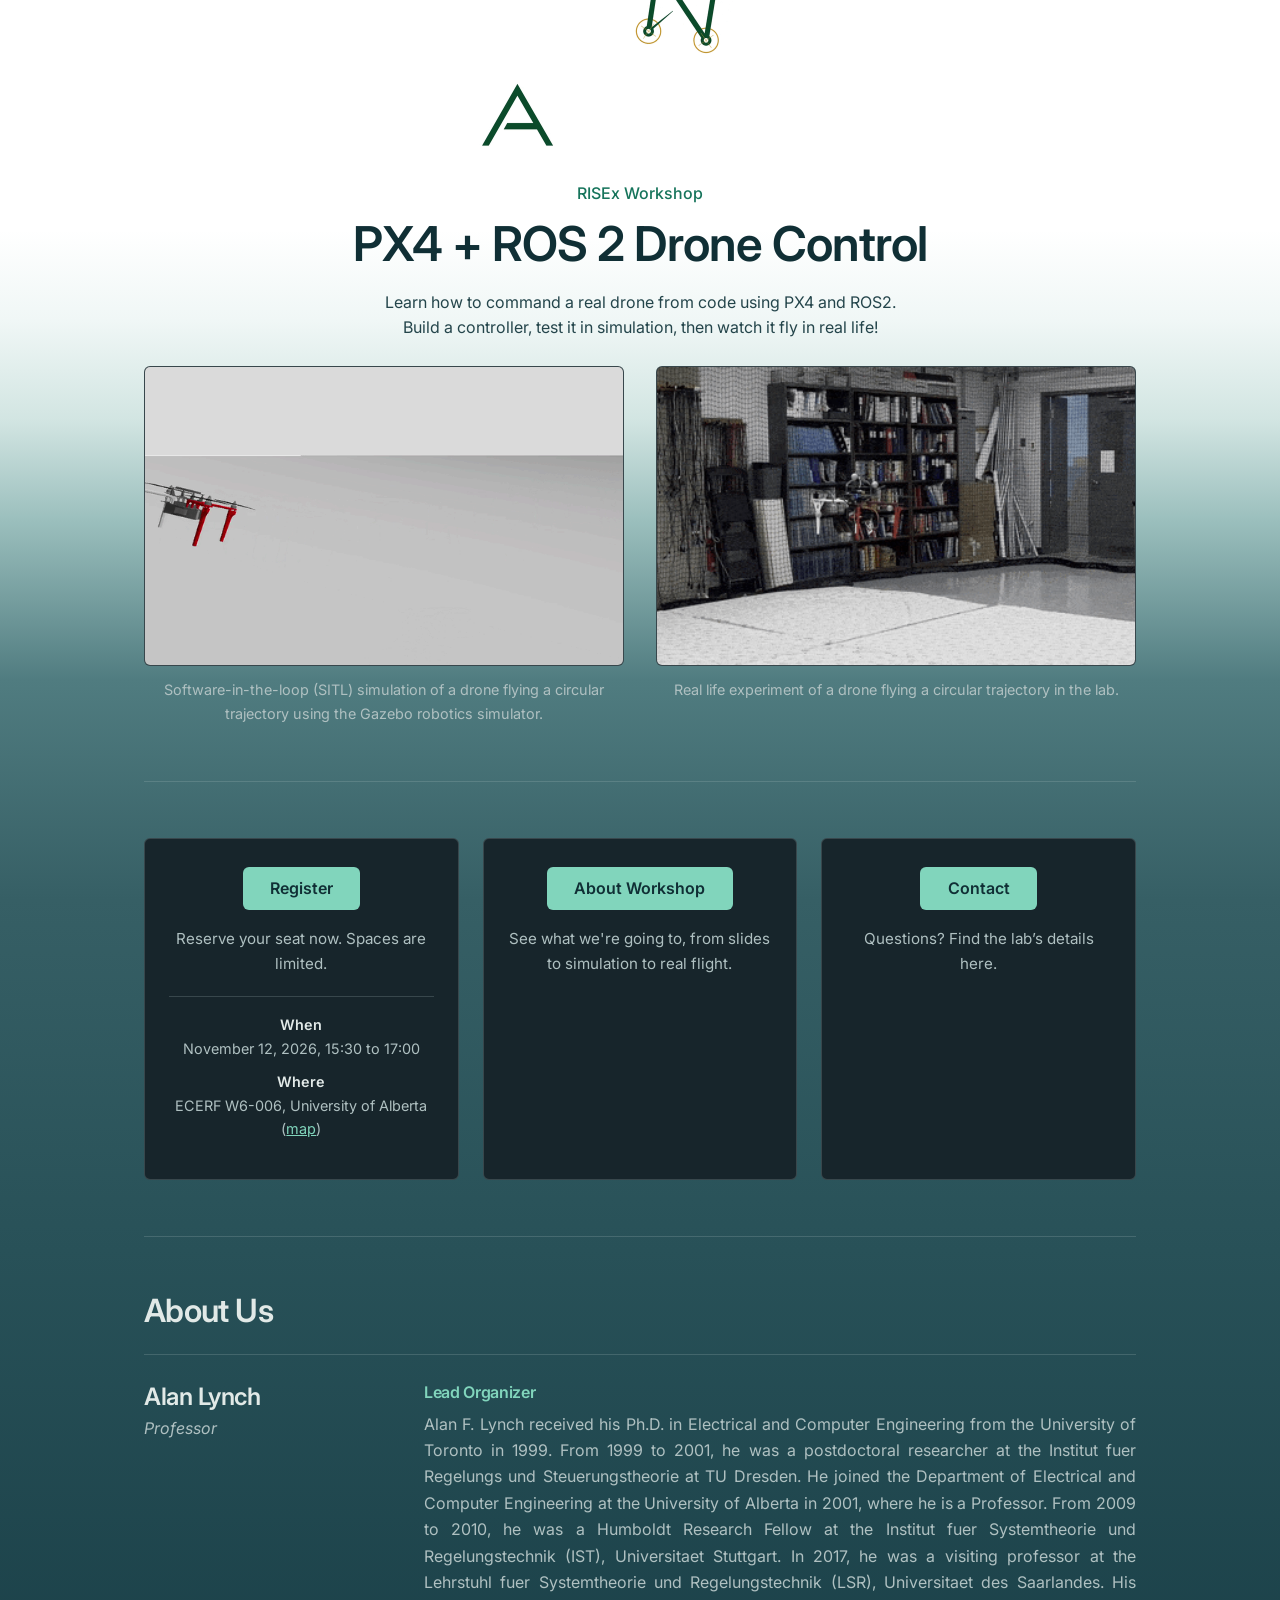
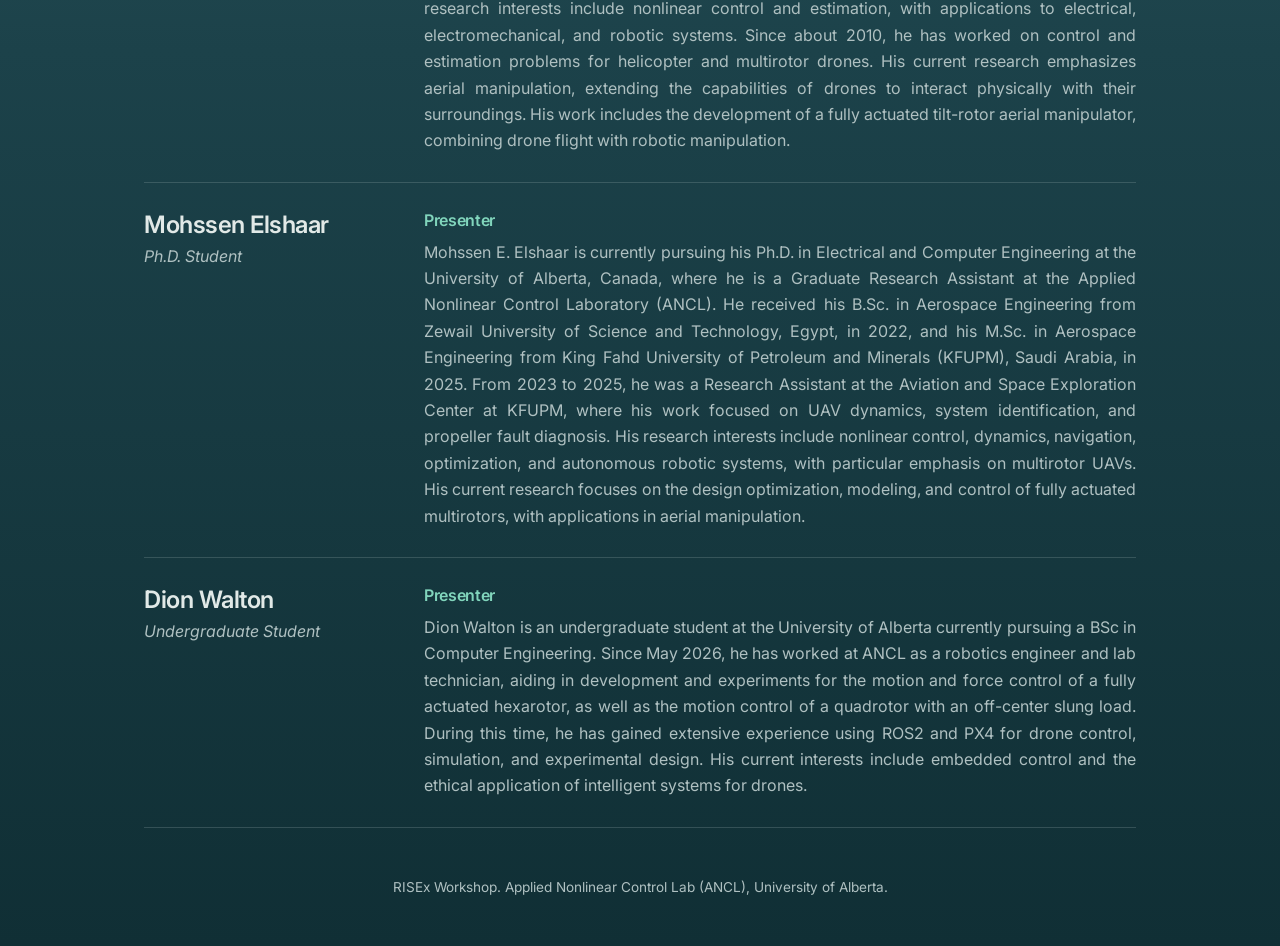
<file: index.html>
<!DOCTYPE html>
<html lang="en">
<head>
  <meta charset="utf-8">
  <meta name="viewport" content="width=device-width, initial-scale=1">
  <title>PX4 + ROS 2 Drone Control | RISEx Workshop</title>
  <link rel="preconnect" href="https://fonts.googleapis.com">
  <link rel="preconnect" href="https://fonts.gstatic.com" crossorigin>
  <link href="https://fonts.googleapis.com/css2?family=Inter:ital,wght@0,400;0,500;0,600;1,400&display=swap" rel="stylesheet">
  <link rel="stylesheet" href="style.css">
</head>
<body>

<!-- ============ BANNER ============ -->
<header class="banner">
  <div class="logo-ribbon">
    <div class="wrap logo-ribbon-inner">
      <img src="assets/ANCL_logo.gif"
           alt="ANCL Logo"
           class="ribbon-logo">
    </div>
  </div>

  <div class="wrap banner-inner">

    <div>
      <p class="kicker">RISEx Workshop</p>
      <h1>PX4 + ROS 2 Drone Control</h1>
      <p class="lede">Learn how to command a real drone from code using PX4 and ROS2.
        Build a controller, test it in simulation, then watch it fly in real life!
      </p>
    </div>
  </div>
</header>

<main class="wrap">

  <!-- ============ SIMULATION / EXPERIMENT GIFS ============ -->
  <section class="demos">
    <figure>
      <div class="media"><img src="assets/simulation.gif" alt="PX4 SITL simulation"></div>
      <figcaption>Software-in-the-loop (SITL) simulation of a drone flying a circular trajectory 
        using the Gazebo robotics simulator.
      </figcaption>
    </figure>
    <figure>
      <div class="media"><img src="assets/experiment.gif" alt="Real drone flight"></div>
      <figcaption>Real life experiment of a drone flying a circular trajectory in the lab.</figcaption>
    </figure>
  </section>

  <hr>

  <!-- ============ BUTTONS ============ -->
  <section class="actions">
    <div class="card">
      <a class="btn" href="https://conference.albertarobotics.ca/registration/">Register</a>
      <p>Reserve your seat now. Spaces are limited.</p>
      <dl class="when">
        <dt>When</dt><dd>November 12, 2026, 15:30 to 17:00</dd>
        <dt>Where</dt><dd>ECERF W6-006, University of Alberta (<a href="https://maps.app.goo.gl/ZKnCwWi2fNKg6QhK7">map</a>)</dd>
      </dl>
    </div>

    <div class="card">
      <a class="btn" href="about.html">About Workshop</a>
      <p>See what we're going to, from slides to simulation to real flight.</p>
    </div>

    <div class="card">
      <button class="btn" id="contact-btn" type="button" aria-expanded="false" aria-controls="contact-panel">Contact</button>
      <p>Questions? Find the lab’s details here.</p>
    </div>
  </section>

  <!-- Revealed by the Contact button -->
  <div id="contact-panel" class="popup-overlay" hidden>
    <div class="popup-card">
      <button type="button" class="close-btn" id="close-btn" aria-label="Close contact details">&times;</button>
      <h2>Contact Us</h2>
      <dl class="when">
        <h3>Email</h3>
      <p><a href="mailto:alan.lynch@ualberta.ca">alan.lynch@ualberta.ca</a></p>
      <h3>Office phone</h3>
      <p><a href="tel:+17804925147">+1 (780) 492-5147</a></p>
      <h3>Location</h3>
      <p>
        Room W4-050<br>
        ECERF Building (<a href="https://maps.app.goo.gl/ZKnCwWi2fNKg6QhK7">map</a>)<br>
        9107-116 Street NW<br>
        University of Alberta<br>
        Edmonton, Alberta
      </p>
      <h3>Mailing address</h3>
      <p>
        Professor A. F. Lynch<br>
        Donadeo Innovation Centre for Engineering<br>
        9211-116 Street NW<br>
        Edmonton, Alberta<br>
        Canada T6G 1H9
      </p>
      </dl>      
    </div>
  </div>

  <hr>

  <!-- ============ ABOUT US ============ -->
  <section>
    <h2 class="section-title">About Us</h2>

    <article class="person">
      <div>
        <h3>Alan Lynch</h3>
        <p class="rank">Professor</p>
      </div>
      <div>
        <h4>Lead Organizer</h4>
        <p class="bio">
          Alan F. Lynch received his Ph.D. in Electrical and Computer Engineering from the 
          University of Toronto in 1999. From 1999 to 2001, he was a postdoctoral researcher at the 
          Institut fuer Regelungs und Steuerungstheorie at TU Dresden. He joined the Department of Electrical 
          and Computer Engineering at the University of Alberta in 2001, where he is a Professor. From 2009 to 
          2010, he was a Humboldt Research Fellow at the Institut fuer Systemtheorie und Regelungstechnik (IST),
          Universitaet Stuttgart. In 2017, he was a visiting professor at the Lehrstuhl fuer Systemtheorie und 
          Regelungstechnik (LSR), Universitaet des Saarlandes. His research interests include nonlinear control 
          and estimation, with applications to electrical, electromechanical, and robotic systems. Since about 
          2010, he has worked on control and estimation problems for helicopter and multirotor drones. 
          His current research emphasizes aerial manipulation, extending the capabilities of drones to interact 
          physically with their surroundings. His work includes the development of a fully actuated tilt-rotor 
          aerial manipulator, combining drone flight with robotic manipulation.
        </p>
      </div>
    </article>

    <article class="person">
      <div>
        <h3>Mohssen Elshaar</h3>
        <p class="rank">Ph.D. Student</p>
      </div>
      <div>
        <h4>Presenter</h4>
        <p class="bio">
          Mohssen E. Elshaar is currently pursuing his Ph.D. in Electrical and Computer Engineering at the 
          University of Alberta, Canada, where he is a Graduate Research Assistant at the Applied Nonlinear 
          Control Laboratory (ANCL). He received his B.Sc. in Aerospace Engineering from Zewail University of 
          Science and Technology, Egypt, in 2022, and his M.Sc. in Aerospace Engineering from King Fahd 
          University of Petroleum and Minerals (KFUPM), Saudi Arabia, in 2025. From 2023 to 2025, he was a 
          Research Assistant at the Aviation and Space Exploration Center at KFUPM, where his work focused on 
          UAV dynamics, system identification, and propeller fault diagnosis. His research interests include 
          nonlinear control, dynamics, navigation, optimization, and autonomous robotic systems, with particular 
          emphasis on multirotor UAVs. His current research focuses on the design optimization, modeling, 
          and control of fully actuated multirotors, with applications in aerial manipulation.
        </p>
      </div>
    </article>

    <article class="person">
      <div>
        <h3>Dion Walton</h3>
        <p class="rank">Undergraduate Student</p>
      </div>
      <div>
        <h4>Presenter</h4>
        <p class="bio">
          Dion Walton is an undergraduate student at the University of Alberta currently pursuing a BSc in 
          Computer Engineering. Since May 2026, he has worked at ANCL as a robotics engineer and lab technician, 
          aiding in development and experiments for the motion and force control of a fully actuated hexarotor, 
          as well as the motion control of a quadrotor with an off-center slung load. During this time, 
          he has gained extensive experience using ROS2 and PX4 for drone control, simulation, and experimental 
          design. His current interests include embedded control and the ethical application of 
          intelligent systems for drones.
        </p>
      </div>
    </article>
  </section>

  <footer class="wrap" style="padding:3rem 1.5rem;text-align:center;font-size:.85rem">
    RISEx Workshop. Applied Nonlinear Control Lab (ANCL), University of Alberta.
  </footer>
</main>

<script>
  const btn = document.getElementById('contact-btn');
  const panel = document.getElementById('contact-panel');
  const closeBtn = document.getElementById('close-btn');

  function togglePanel(show) {
    const isOpen = show !== undefined ? show : panel.hidden;
    panel.hidden = !isOpen;
    btn.setAttribute('aria-expanded', isOpen);
  }

  btn.addEventListener('click', (e) => {
    e.stopPropagation();
    togglePanel();
  });

  if (closeBtn) {
    closeBtn.addEventListener('click', () => togglePanel(false));
  }

  // Close when clicking the backdrop overlay area outside the card
  panel.addEventListener('click', (e) => {
    if (e.target === panel) {
      togglePanel(false);
    }
  });

  // Close on Escape key press
  document.addEventListener('keydown', (e) => {
    if (e.key === 'Escape' && !panel.hidden) {
      togglePanel(false);
      btn.focus();
    }
  });

  // hide broken image icons until files are added
  document.querySelectorAll('img').forEach(i => i.addEventListener('error', () => i.style.visibility = 'hidden'));
</script>
</body>
</html>
</file>
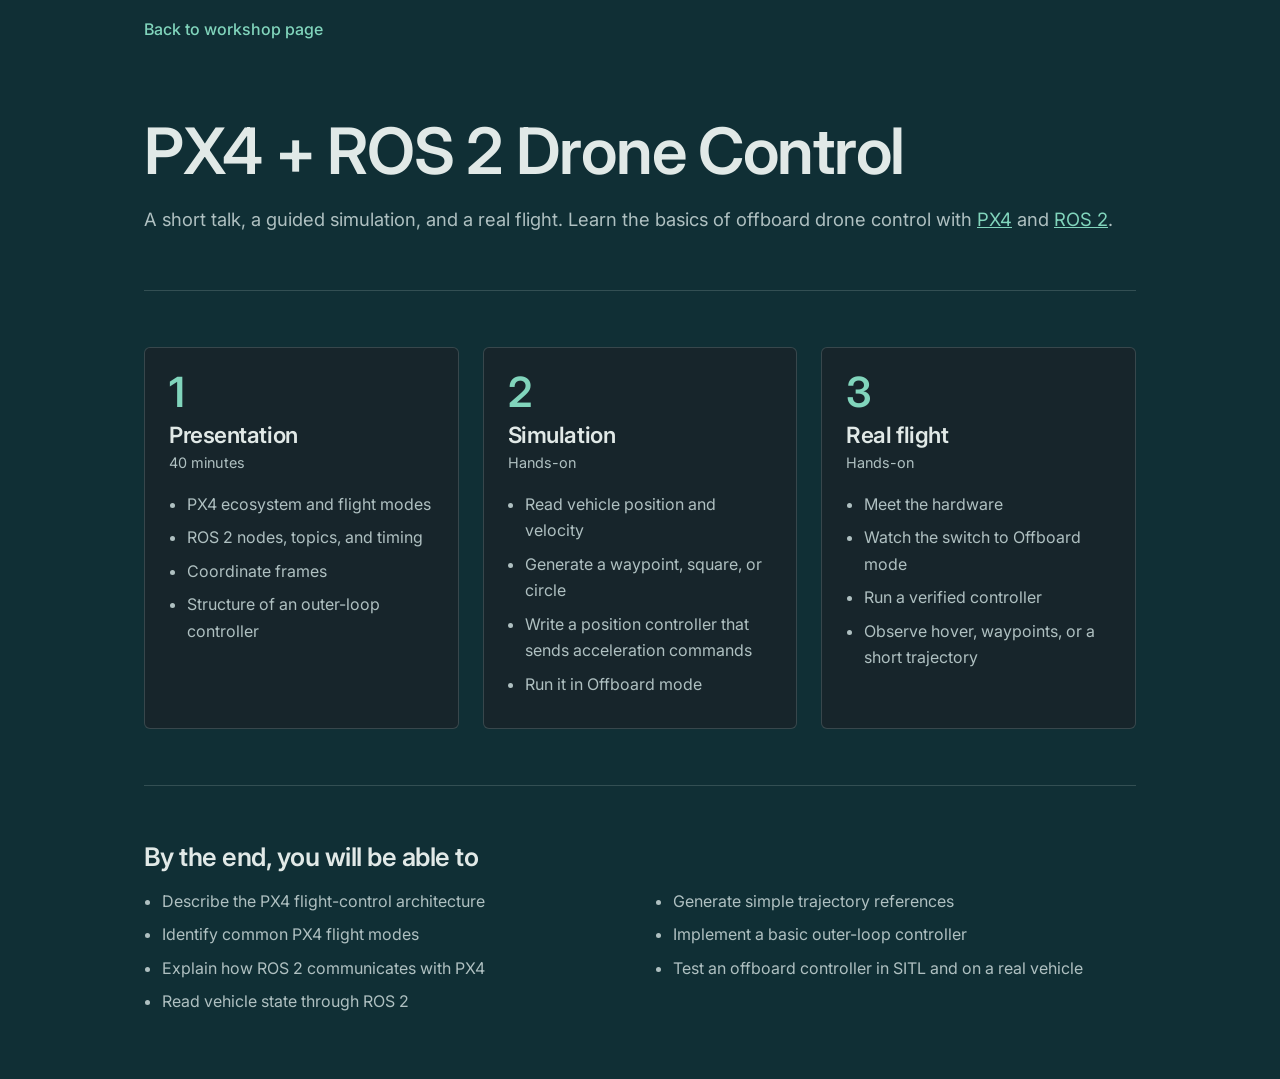
<file: about.html>
<!DOCTYPE html>
<html lang="en">
<head>
  <meta charset="utf-8">
  <meta name="viewport" content="width=device-width, initial-scale=1">
  <title>About the Workshop | PX4 + ROS 2 Drone Control</title>
  <link rel="preconnect" href="https://fonts.googleapis.com">
  <link rel="preconnect" href="https://fonts.gstatic.com" crossorigin>
  <link href="https://fonts.googleapis.com/css2?family=Inter:ital,wght@0,400;0,500;0,600;1,400&display=swap" rel="stylesheet">
  <link rel="stylesheet" href="style.css">
</head>

<body class = "about-page">

<header class="banner">
  <div class="wrap"><a class="back" href="index.html">Back to workshop page</a></div>
</header>

<main class="wrap poster" text_color>
  <h1>PX4 + ROS 2 Drone Control</h1>
  <p class="lede">A short talk, a guided simulation, and a real flight. Learn the basics of offboard drone control with <a href="https://px4.io/">PX4</a> and <a href="https://www.ros.org/">ROS 2</a>.</p>

  <hr>

  <section class="parts">
    <div class="part">
      <span class="num">1</span>
      <h2>Presentation</h2>
      <p class="meta">40 minutes</p>
      <ul>
        <li>PX4 ecosystem and flight modes</li>
        <li>ROS 2 nodes, topics, and timing</li>
        <li>Coordinate frames</li>
        <li>Structure of an outer-loop controller</li>
      </ul>
    </div>
    <div class="part">
      <span class="num">2</span>
      <h2>Simulation</h2>
      <p class="meta">Hands-on</p>
      <ul>
        <li>Read vehicle position and velocity</li>
        <li>Generate a waypoint, square, or circle</li>
        <li>Write a position controller that sends acceleration commands</li>
        <li>Run it in Offboard mode</li>
      </ul>
    </div>
    <div class="part">
      <span class="num">3</span>
      <h2>Real flight</h2>
      <p class="meta">Hands-on</p>
      <ul>
        <li>Meet the hardware</li>
        <li>Watch the switch to Offboard mode</li>
        <li>Run a verified controller</li>
        <li>Observe hover, waypoints, or a short trajectory</li>
      </ul>
    </div>
  </section>

  <hr>

  <section>
    <h2 class="sub">By the end, you will be able to</h2>
    <ul class="outcomes">
      <li>Describe the PX4 flight-control architecture</li>
      <li>Identify common PX4 flight modes</li>
      <li>Explain how ROS 2 communicates with PX4</li>
      <li>Read vehicle state through ROS 2</li>
      <li>Generate simple trajectory references</li>
      <li>Implement a basic outer-loop controller</li>
      <li>Test an offboard controller in SITL and on a real vehicle</li>
    </ul>
  </section>
</main>

</body>
</html>
</file>
<file: style.css>
/* ============ THEME ============ */
:root {
  --bg: #102F35;            /* page background */
  --banner: #17252B;        /* banner, cards, panels */
  --accent: #81D5BC;        /* buttons, highlights */
  --on-accent: #102F35;     /* button text */
  --accent-hover: #9AE2CD;
  --text: #E1E9E7;          /* headers, main text */
  --muted: #AFC0C1;         /* descriptions, secondary text */
  --line: rgba(175, 192, 193, 0.22);
  --radius: 6px;
  --max: 1040px;
  --font-body: "Inter", system-ui, sans-serif;
  --font-head: "Inter", system-ui, sans-serif;
}

* { box-sizing: border-box; }
body {
  margin: 0;
  min-height: 100vh;
  background: linear-gradient(
    to bottom,
    #ffffff 0px,
    #ffffff 230px,
    #f0f7f6 320px,
    #d2e5e2 420px,
    #9bbfbd 520px,
    #507c80 680px,
    #365f65 900px,
    #285158 1250px,
    #1c424a 1650px,
    #102F35 100%
  );
  color: var(--muted);
  font: 400 1rem/1.65 var(--font-body);
}
.wrap { max-width: var(--max); margin: 0 auto; padding: 0 1.5rem; }
h1, h2, h3, h4 { margin: 0; color: var(--text); font-family: var(--font-head); font-weight: 600; line-height: 1.15; letter-spacing: -0.02em; }
a { color: var(--accent); }
img { display: block; max-width: 100%; }
hr { border: 0; border-top: 1px solid var(--line); margin: 3.5rem 0; }
p { margin: 0; }

/* ---------- Banner ---------- */
.banner { background: transparent; border: none; }
.banner-inner {
  display: flex;
  align-items: center;
  justify-content: center;
  text-align: center;
  margin-top: -45px;
  padding: 0 24px 105px;
  position: relative;
  z-index: 2;
}
.logo-ribbon {
  background: transparent;
  border: none;
}

.logo-ribbon-inner {
  display: flex;
  justify-content: center;
  align-items: center;
  padding: 0 24px;
}

.ribbon-logo {
  display: block;
  width: 400px;
  max-width: 100%;
  height: auto;
  background: white;
  border: none;
  border-radius: 0;
  box-shadow: none;
}
.banner h1 { font-size: clamp(2rem, 4vw, 3rem); color: #102F35; line-height: 1.15; }
.banner .kicker { margin-bottom: 10px; color: #16745B; font-weight: 500; }
.banner .lede {
  margin: 18px auto 0;
  max-width: 55ch;
  color: #24454B;
  line-height: 1.6;
}

/* ---------- Simulation / experiment gifs ---------- */
.demos { display: grid; grid-template-columns: 1fr 1fr; gap: 2rem; margin-top: -5.0rem; }
.demos figure { margin: 0; text-align: center; }
.demos h2 { margin-bottom: 1rem; font-size: 1.5rem; }
.media { aspect-ratio: 16 / 10; overflow: hidden; background: var(--banner); border: 1px solid var(--line); border-radius: var(--radius); }
.media img { width: 100%; height: 100%; object-fit: cover; }
.demos figcaption { margin-top: .75rem; font-size: .9rem; }

/* ---------- Action cards ---------- */
.actions { display: grid; grid-template-columns: repeat(3, 1fr); gap: 1.5rem; }
.card { display: flex; flex-direction: column; align-items: center; gap: 1rem; padding: 1.75rem 1.5rem; text-align: center; background: var(--banner); border: 1px solid var(--line); border-radius: var(--radius); }
.card p { font-size: .95rem; }
.btn { display: inline-block; padding: .7rem 1.7rem; border: 0; border-radius: var(--radius); background: var(--accent); color: var(--on-accent); font: 600 1rem var(--font-body); text-decoration: none; cursor: pointer; transition: background .15s; }
.btn:hover { background: var(--accent-hover); }
.btn:focus-visible { outline: 2px solid var(--text); outline-offset: 3px; }
.when { width: 100%; margin: .25rem 0 0; padding-top: 1rem; border-top: 1px solid var(--line); font-size: .9rem; }
.when dt { color: var(--text); font-weight: 600; }
.when dd { margin: 0 0 .6rem; }

/* ---------- Pop-up Button ---------- */
/* Full-screen Backdrop Blur */
.popup-overlay {
  position: fixed;
  inset: 0;
  z-index: 1000;
  display: flex;
  align-items: center;
  justify-content: center;
  background: rgba(16, 47, 53, 0.65); /* Matches --bg with transparency */
  backdrop-filter: blur(8px);
  -webkit-backdrop-filter: blur(8px); /* Safari support */
}

.popup-overlay[hidden] {
  display: none !important;
}

/* Card Content */
.popup-card {
  position: relative;
  width: min(90vw, 420px);
  padding: 2rem 1.75rem 1.75rem;
  background: var(--banner);
  color: var(--muted);
  border: 1px solid var(--line);
  border-radius: var(--radius);
  box-shadow: 0 20px 25px -5px rgba(0, 0, 0, 0.5), 0 8px 10px -6px rgba(0, 0, 0, 0.5);
}

.popup-card h3 {
  margin-bottom: 0.75rem;
  color: var(--text);
}

.popup-card p {
  margin-bottom: 0.5rem;
}

/* Close button matching theme */
.close-btn {
  position: absolute;
  top: 0.75rem;
  right: 0.75rem;
  display: flex;
  align-items: center;
  justify-content: center;
  width: 2rem;
  height: 2rem;
  padding: 0;
  background: transparent;
  border: 0;
  border-radius: var(--radius);
  color: var(--muted);
  font-size: 1.5rem;
  line-height: 1;
  cursor: pointer;
  transition: color 0.15s, background-color 0.15s;
}

.close-btn:hover {
  background: var(--line);
  color: var(--accent);
}

.close-btn:focus-visible {
  outline: 2px solid var(--text);
  outline-offset: 2px;
}

/* ---------- About us (paper-style author blocks) ---------- */
.section-title { margin-bottom: 1.5rem; font-size: 2rem; }
.person { display: grid; grid-template-columns: 240px 1fr; gap: 1rem 2.5rem; padding: 1.75rem 0; border-top: 1px solid var(--line); }
.person:last-child { border-bottom: 1px solid var(--line); }
.person h3 { font-size: 1.5rem; }
.rank { margin-top: .3rem; font-style: italic; }
.person h4 { margin-bottom: .6rem; color: var(--accent); font-family: var(--font-body); font-size: 1rem; font-weight: 600; }
.person .bio { text-align: justify; hyphens: auto; }

/* ---------- About page (poster) ---------- */
body.about-page { background: var(--bg); }
.back { display: inline-block; padding: 1rem 0; text-decoration: none; font-weight: 500; }
.poster { padding-top: 3.5rem; padding-bottom: 4rem; }
.poster h1 { font-size: clamp(2.4rem, 6vw, 4rem); }
.poster .lede { margin-top: 1rem; font-size: 1.15rem; }
.parts { display: grid; grid-template-columns: repeat(3, 1fr); gap: 1.5rem; }
.part { padding: 1.5rem; background: var(--banner); border: 1px solid var(--line); border-radius: var(--radius); }
.part .num { display: block; margin-bottom: .5rem; color: var(--accent); font: 600 2.6rem/1 var(--font-head); }
.part h2 { font-size: 1.4rem; }
.part .meta { margin-top: .2rem; font-size: .9rem; }
.part ul, .outcomes { margin: 1rem 0 0; padding-left: 1.1rem; }
.part li, .outcomes li { margin-bottom: .45rem; }
.outcomes { columns: 2; column-gap: 3rem; }
.outcomes li { break-inside: avoid; }
.poster h2.sub { margin-bottom: 1rem; font-size: 1.6rem; }

@media (max-width: 760px) {
  .banner-inner { flex-direction: column; align-items: center; margin-top: -25px; padding-bottom: 90px; }
  .ribbon-logo { width: 340px; }
  .demos, .actions, .parts { grid-template-columns: 1fr; }
  .person { grid-template-columns: 1fr; }
  .outcomes { columns: 1; }
  .panel dl { grid-template-columns: 1fr; gap: .1rem; }
  .panel dd { margin-bottom: .6rem; }
}
@media (prefers-reduced-motion: reduce) { .btn { transition: none; } }
</file>
